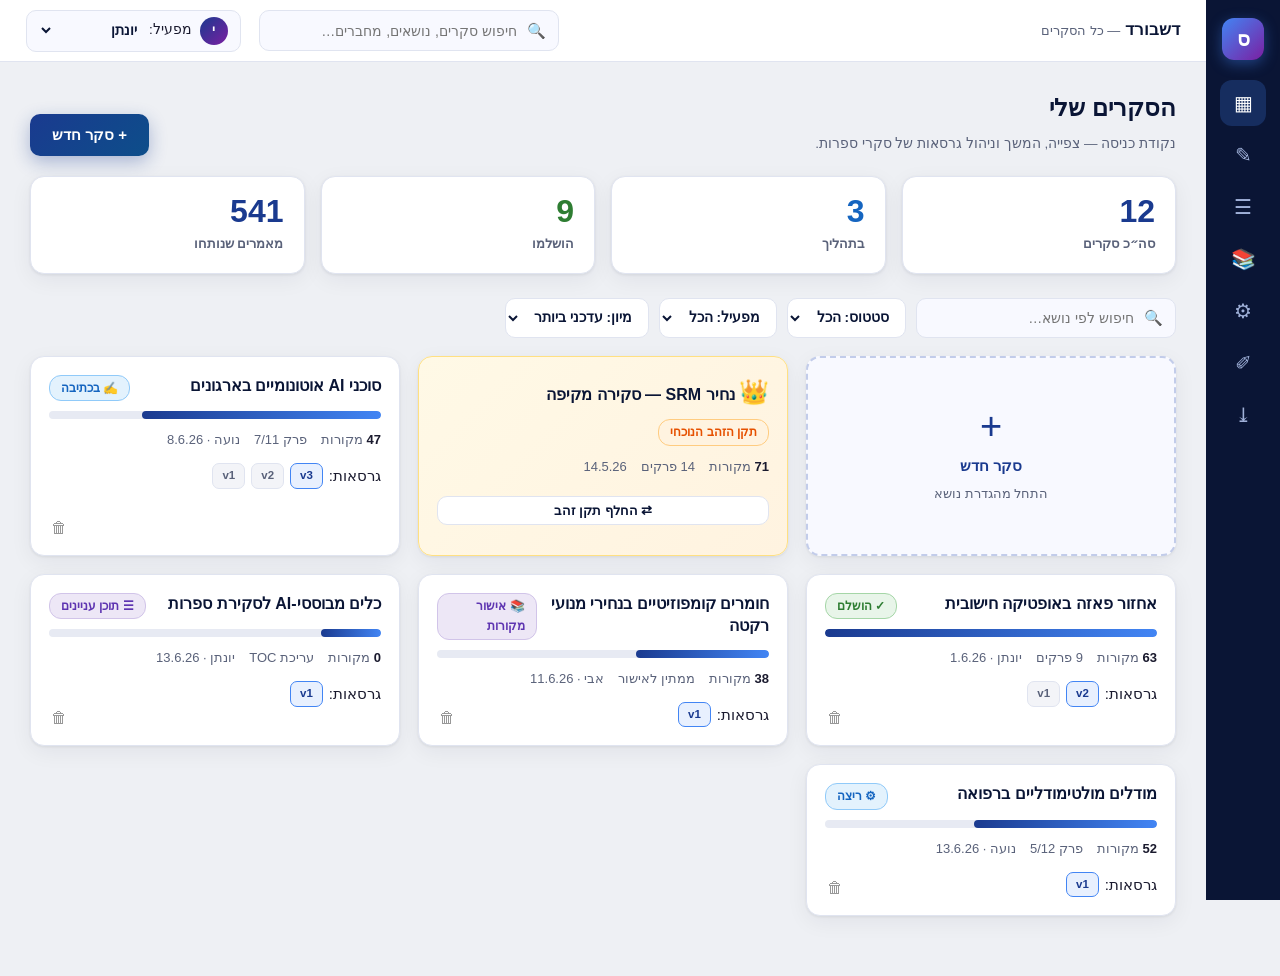
<file: docs/mockup_1.html>
<!DOCTYPE html>
<html lang="he" dir="rtl">
<head>
<meta charset="UTF-8">
<meta name="viewport" content="width=device-width, initial-scale=1.0">
<title>מערכת סקרי ספרות AI — ממשק</title>
<style>
/* ===================================================================
   Design tokens — מותאמים לתקן הזהב (survey_SRM_v2_full.html)
   =================================================================== */
:root{
  --navy-900:#0a1535;
  --navy-700:#1a3a8f;
  --navy-600:#0d4e8a;
  --blue-500:#4285f4;
  --blue-600:#1565c0;
  --bg:#eef0f4;
  --ink:#1a1a2e;
  --muted:#5a627a;
  --line:#e0e4f0;
  --surface:#ffffff;
  --soft:#f8f9ff;
  --cover:linear-gradient(135deg,#0a1535 0%,#1a3a8f 55%,#0d4e8a 100%);
  /* confidence / trust */
  --c-high-bg:#e8f5e9;   --c-high-fg:#2e7d32; --c-high-bd:#a5d6a7;
  --c-mod-bg:#e3f2fd;    --c-mod-fg:#1565c0;  --c-mod-bd:#90caf9;
  --c-lim-bg:#fff3e0;    --c-lim-fg:#e65100;  --c-lim-bd:#ffcc80;
  --c-emg-bg:#ffebee;    --c-emg-fg:#c62828;  --c-emg-bd:#ef9a9a;
  --shadow:0 1px 3px rgba(10,21,53,.08),0 6px 22px rgba(10,21,53,.06);
  --shadow-lg:0 10px 40px rgba(10,21,53,.16);
  --radius:14px;
}
*{box-sizing:border-box}
html,body{margin:0;padding:0}
body{
  font-family:'Segoe UI','Arial',sans-serif;
  background:var(--bg);color:var(--ink);
  font-size:15px;line-height:1.7;direction:rtl;
  -webkit-font-smoothing:antialiased;
}
button{font-family:inherit;cursor:pointer}
a{color:var(--navy-700)}
::selection{background:#cfe0ff}

/* ===================================================================
   App shell
   =================================================================== */
.app{display:flex;min-height:100vh}
/* right rail (RTL primary nav) */
.rail{
  width:74px;flex-shrink:0;background:var(--navy-900);
  display:flex;flex-direction:column;align-items:center;gap:6px;
  padding:18px 0;position:sticky;top:0;height:100vh;
}
.rail .logo{
  width:42px;height:42px;border-radius:12px;
  background:linear-gradient(135deg,#4285f4,#7b1fa2);
  display:flex;align-items:center;justify-content:center;
  font-weight:800;color:#fff;font-size:20px;margin-bottom:14px;
  box-shadow:0 4px 14px rgba(66,133,244,.4);
}
.rail .nav-ico{
  width:46px;height:46px;border-radius:12px;border:none;background:transparent;
  color:#9fb0d8;font-size:20px;display:flex;align-items:center;justify-content:center;
  position:relative;transition:.15s;
}
.rail .nav-ico:hover{background:rgba(255,255,255,.08);color:#fff}
.rail .nav-ico.active{background:rgba(66,133,244,.22);color:#fff}
.rail .nav-ico.active::before{
  content:"";position:absolute;right:-18px;top:50%;transform:translateY(-50%);
  width:4px;height:24px;border-radius:4px;background:var(--blue-500);
}
.rail .nav-ico[data-tip]:hover::after{
  content:attr(data-tip);position:absolute;right:56px;white-space:nowrap;
  background:var(--navy-900);color:#fff;padding:5px 10px;border-radius:7px;
  font-size:12px;box-shadow:var(--shadow);z-index:50;
}
.rail .spacer{flex:1}

.main{flex:1;min-width:0;display:flex;flex-direction:column}

/* top bar */
.topbar{
  background:var(--surface);border-bottom:1px solid var(--line);
  padding:0 26px;height:62px;display:flex;align-items:center;gap:18px;
  position:sticky;top:0;z-index:40;
}
.topbar .crumb{font-weight:700;color:var(--navy-900);font-size:17px}
.topbar .crumb small{color:var(--muted);font-weight:500;font-size:13px}
.topbar .grow{flex:1}
.search{
  display:flex;align-items:center;gap:8px;background:var(--soft);
  border:1px solid var(--line);border-radius:10px;padding:7px 12px;width:300px;
}
.search input{border:none;background:transparent;outline:none;flex:1;font-size:14px;color:var(--ink)}
.operator{
  display:flex;align-items:center;gap:8px;background:var(--soft);
  border:1px solid var(--line);border-radius:10px;padding:6px 12px;font-size:13.5px;
}
.operator .av{
  width:28px;height:28px;border-radius:50%;background:linear-gradient(135deg,#1a3a8f,#7b1fa2);
  color:#fff;display:flex;align-items:center;justify-content:center;font-weight:700;font-size:13px;
}
.operator select{border:none;background:transparent;font-family:inherit;font-size:13.5px;outline:none;font-weight:600;color:var(--navy-900)}

.content{padding:26px 30px 60px;max-width:1280px;width:100%;margin:0 auto}

/* ===================================================================
   Flow stepper (screens 2–7)
   =================================================================== */
.flow{
  display:flex;align-items:center;gap:0;background:var(--surface);
  border:1px solid var(--line);border-radius:var(--radius);
  padding:14px 18px;margin-bottom:24px;box-shadow:var(--shadow);overflow-x:auto;
}
.flow .step{display:flex;align-items:center;gap:10px;flex-shrink:0}
.flow .step .dot{
  width:34px;height:34px;border-radius:50%;display:flex;align-items:center;justify-content:center;
  font-weight:800;font-size:14px;border:2px solid var(--line);background:#fff;color:var(--muted);
}
.flow .step.done .dot{background:var(--c-high-bg);border-color:var(--c-high-bd);color:var(--c-high-fg)}
.flow .step.active .dot{background:var(--navy-700);border-color:var(--navy-700);color:#fff;box-shadow:0 0 0 4px rgba(26,58,143,.15)}
.flow .step .lbl{font-size:13px;font-weight:600;color:var(--muted);white-space:nowrap}
.flow .step.active .lbl{color:var(--navy-900)}
.flow .step.done .lbl{color:var(--c-high-fg)}
.flow .gate{
  font-size:10px;background:#fff8e1;color:#9a6a00;border:1px solid #ffe082;
  padding:1px 6px;border-radius:8px;font-weight:700;margin-right:4px;
}
.flow .arrow{flex:1;height:2px;background:var(--line);margin:0 12px;min-width:24px}
.flow .step.done + .arrow{background:var(--c-high-bd)}
.flow .step{cursor:pointer}

/* ===================================================================
   Generic components
   =================================================================== */
.card{background:var(--surface);border:1px solid var(--line);border-radius:var(--radius);box-shadow:var(--shadow)}
.btn{
  border:1px solid var(--line);background:#fff;color:var(--navy-900);
  padding:9px 16px;border-radius:10px;font-size:14px;font-weight:600;transition:.15s;
}
.btn:hover{border-color:var(--navy-700);background:var(--soft)}
.btn.primary{background:var(--navy-700);border-color:var(--navy-700);color:#fff}
.btn.primary:hover{background:var(--navy-900)}
.btn.ghost{background:transparent;border-color:transparent;color:var(--navy-700)}
.btn.lg{padding:12px 22px;font-size:15px}
.btn.sm{padding:6px 11px;font-size:13px}
.btn.cta{
  background:linear-gradient(135deg,#1a3a8f,#0d4e8a);border:none;color:#fff;
  box-shadow:0 6px 18px rgba(26,58,143,.32);
}
.btn.cta:hover{filter:brightness(1.08)}
.section-title{font-size:13px;font-weight:800;letter-spacing:.04em;color:var(--muted);text-transform:uppercase;margin:0 0 12px}

/* badges */
.badge{display:inline-flex;align-items:center;gap:4px;border-radius:12px;padding:2px 11px;font-size:12px;font-weight:700;border:1px solid transparent}
.badge.high{background:var(--c-high-bg);color:var(--c-high-fg);border-color:var(--c-high-bd)}
.badge.mod{background:var(--c-mod-bg);color:var(--c-mod-fg);border-color:var(--c-mod-bd)}
.badge.lim{background:var(--c-lim-bg);color:var(--c-lim-fg);border-color:var(--c-lim-bd)}
.badge.emg{background:var(--c-emg-bg);color:var(--c-emg-fg);border-color:var(--c-emg-bd)}
.badge.stage{background:#ede7f6;color:#5e35b1;border-color:#d1c4e9}
.badge.stage.run{background:#e3f2fd;color:#1565c0;border-color:#90caf9}
.badge.stage.done{background:var(--c-high-bg);color:var(--c-high-fg);border-color:var(--c-high-bd)}
.badge.stage.wait{background:#f5f5f5;color:#757575;border-color:#e0e0e0}

.chip{
  display:inline-flex;align-items:center;gap:6px;background:#fff;border:1px solid #c5cae9;
  border-radius:16px;padding:4px 12px;font-size:13px;font-weight:600;color:var(--navy-700);transition:.15s;
}
.chip.on{background:#e8f0fe;border-color:var(--blue-500)}
.chip.off{background:#f3f4f8;border-color:var(--line);color:#9aa0b4}
.chip .x{cursor:pointer;opacity:.6;font-weight:800}
.chip .x:hover{opacity:1}
.chip.add{border-style:dashed;color:var(--muted);cursor:pointer}

.progress{height:8px;border-radius:6px;background:#e7eaf3;overflow:hidden}
.progress>span{display:block;height:100%;background:linear-gradient(90deg,#1a3a8f,#4285f4);border-radius:6px}

/* hide screens */
.screen{display:none}
.screen.active{display:block;animation:fade .25s ease}
@keyframes fade{from{opacity:0;transform:translateY(6px)}to{opacity:1;transform:none}}

/* ===================================================================
   Screen 1 — Dashboard
   =================================================================== */
.stat-row{display:grid;grid-template-columns:repeat(4,1fr);gap:16px;margin-bottom:24px}
.stat{padding:18px 20px}
.stat .num{font-size:2rem;font-weight:800;color:var(--navy-700);line-height:1}
.stat .lbl{font-size:13px;color:var(--muted);margin-top:6px;font-weight:600}
.stat.run .num{color:var(--blue-600)} .stat.done .num{color:var(--c-high-fg)}

.toolbar{display:flex;gap:10px;align-items:center;margin-bottom:18px;flex-wrap:wrap}
.toolbar select,.toolbar .search{height:40px}
.toolbar select{border:1px solid var(--line);background:#fff;border-radius:10px;padding:0 12px;font-family:inherit;font-size:13.5px;font-weight:600;color:var(--navy-900);outline:none}

.grid{display:grid;grid-template-columns:repeat(auto-fill,minmax(310px,1fr));gap:18px}
.s-card{padding:18px;position:relative;transition:.18s;cursor:pointer}
.s-card:hover{transform:translateY(-3px);box-shadow:var(--shadow-lg);border-color:#c9d2ec}
.s-card .top{display:flex;justify-content:space-between;align-items:flex-start;gap:10px;margin-bottom:10px}
.s-card h3{margin:0;font-size:16px;color:var(--navy-900);line-height:1.4}
.s-card .meta{display:flex;gap:14px;color:var(--muted);font-size:13px;margin:10px 0 12px;flex-wrap:wrap}
.s-card .meta b{color:var(--ink)}
.s-card .vers{display:flex;gap:6px;margin-top:12px;align-items:center}
.s-card .vers .vtag{
  font-size:11.5px;font-weight:700;border-radius:7px;padding:2px 9px;background:#f3f4f8;
  color:var(--muted);border:1px solid var(--line);
}
.s-card .vers .vtag.cur{background:#e8f0fe;color:var(--navy-700);border-color:var(--blue-500)}
.s-card .del{
  position:absolute;left:14px;bottom:14px;border:none;background:transparent;
  font-size:16px;opacity:.4;transition:.15s;border-radius:8px;padding:4px 6px;
}
.s-card .del:hover{opacity:1;background:#ffebee}
.s-card.new{
  border:2px dashed #c2ccea;background:var(--soft);display:flex;flex-direction:column;
  align-items:center;justify-content:center;text-align:center;color:var(--navy-700);min-height:200px;
}
.s-card.new .plus{font-size:38px;line-height:1;margin-bottom:8px}
.s-card.new:hover{border-color:var(--navy-700);background:#eef3ff}
.s-card.gold{background:linear-gradient(135deg,#fff9e6,#fff3e0);border-color:#ffe082}
.s-card.gold .crown{font-size:24px}

/* ===================================================================
   Two-column form layout
   =================================================================== */
.cols{display:grid;grid-template-columns:1fr 320px;gap:22px;align-items:start}
@media(max-width:980px){.cols{grid-template-columns:1fr}}
.panel{padding:24px}
.field{margin-bottom:20px}
.field label{display:block;font-weight:700;font-size:13.5px;color:var(--navy-900);margin-bottom:7px}
.field .hint{font-weight:500;color:var(--muted);font-size:12.5px;margin-right:6px}
.input,textarea,.fake-input{
  width:100%;border:1px solid var(--line);border-radius:10px;padding:10px 13px;
  font-family:inherit;font-size:14.5px;color:var(--ink);background:#fff;outline:none;transition:.15s;
}
.input:focus,textarea:focus{border-color:var(--navy-700);box-shadow:0 0 0 3px rgba(26,58,143,.1)}
textarea{resize:vertical;min-height:64px;line-height:1.6}
.row2{display:grid;grid-template-columns:1fr 1fr;gap:14px}
.goal-row{display:flex;gap:8px;margin-bottom:8px;align-items:center}
.goal-row .input{flex:1}
.goal-row .rm{border:none;background:#ffebee;color:#c62828;border-radius:8px;width:34px;height:34px;font-size:15px;flex-shrink:0}

.green-box{background:linear-gradient(135deg,#e8f5e9,#e3f2fd);border:1px solid #a5d6a7;border-right:5px solid #2e7d32;border-radius:12px;padding:18px 20px;margin-bottom:20px}
.green-box .gh{display:flex;align-items:center;gap:8px;font-weight:800;color:#1b5e20;margin-bottom:6px}
.green-box .gsub{font-size:13px;color:#2e5d33;margin-bottom:14px}

.scope-opts{display:grid;grid-template-columns:repeat(3,1fr);gap:10px}
.scope-opt{border:2px solid var(--line);border-radius:12px;padding:14px;text-align:center;cursor:pointer;transition:.15s;background:#fff}
.scope-opt:hover{border-color:#c2ccea}
.scope-opt.on{border-color:var(--navy-700);background:#eef3ff}
.scope-opt .sn{font-size:22px;font-weight:800;color:var(--navy-700)}
.scope-opt .sd{font-size:12.5px;color:var(--muted);margin-top:2px}

.check{display:flex;align-items:center;gap:10px;padding:11px 14px;border:1px solid var(--line);border-radius:10px;margin-bottom:8px;background:#fff;cursor:pointer}
.check input{width:18px;height:18px;accent-color:var(--navy-700)}
.check .ct{font-weight:600;font-size:14px}
.check .cs{font-size:12.5px;color:var(--muted)}

.side-list .si{padding:12px 14px;border:1px solid var(--line);border-radius:10px;margin-bottom:9px;background:#fff;transition:.15s;cursor:pointer}
.side-list .si:hover{border-color:var(--navy-700);background:var(--soft)}
.side-list .si .st{font-weight:700;font-size:13.5px;color:var(--navy-900)}
.side-list .si .sd{font-size:12px;color:var(--muted);margin-top:3px}

.actions-bar{
  display:flex;justify-content:space-between;align-items:center;gap:12px;margin-top:24px;
  padding-top:20px;border-top:1px solid var(--line);
}
.sync-note{font-size:12.5px;color:var(--muted);display:flex;align-items:center;gap:6px}

/* ===================================================================
   Screen 3 — TOC
   =================================================================== */
.toc-meta{display:flex;gap:12px;align-items:center;margin-bottom:18px;flex-wrap:wrap}
.toc-meter{display:flex;align-items:center;gap:8px;font-weight:700;font-size:13.5px;padding:7px 14px;border-radius:10px}
.toc-meter.ok{background:var(--c-high-bg);color:var(--c-high-fg);border:1px solid var(--c-high-bd)}
.toc-meter.warn{background:var(--c-lim-bg);color:var(--c-lim-fg);border:1px solid var(--c-lim-bd)}
.chapter{background:#fff;border:1px solid var(--line);border-radius:12px;margin-bottom:12px;overflow:hidden;transition:.15s}
.chapter:hover{box-shadow:var(--shadow)}
.ch-head{display:flex;align-items:center;gap:12px;padding:14px 16px;background:var(--soft);border-bottom:1px solid var(--line)}
.ch-head .grip{cursor:grab;color:#a7afca;font-size:18px}
.ch-head .cidx{width:30px;height:30px;border-radius:50%;background:var(--navy-700);color:#fff;font-weight:800;font-size:13px;display:flex;align-items:center;justify-content:center;flex-shrink:0}
.ch-head .ctitle{flex:1;font-weight:700;font-size:15px;color:var(--navy-900);border:none;background:transparent;outline:none;font-family:inherit}
.ch-head .ch-actions{display:flex;gap:4px}
.icon-btn{border:none;background:transparent;border-radius:8px;width:32px;height:32px;font-size:15px;color:var(--muted)}
.icon-btn:hover{background:#fff;color:var(--navy-700);box-shadow:var(--shadow)}
.ch-secs{padding:10px 16px 14px}
.sec-item{display:flex;align-items:center;gap:8px;padding:6px 0;color:var(--ink);font-size:14px}
.sec-item .sb{color:var(--blue-500);font-weight:800}
.sec-item .input{padding:6px 10px}
.sec-add{font-size:13px;color:var(--navy-700);border:none;background:transparent;font-weight:600;padding:6px 0;margin-top:4px}
.suggest{background:#fff8e1;border:1px solid #ffe082;border-right:5px solid #f9a825;border-radius:12px;padding:16px 18px;margin-top:16px}
.suggest h4{margin:0 0 10px;color:#9a6a00;display:flex;align-items:center;gap:8px}
.suggest .sug{display:flex;justify-content:space-between;align-items:center;background:#fff;border:1px solid #ffe082;border-radius:9px;padding:9px 12px;margin-bottom:7px;font-size:13.5px}
.suggest .sug button{border:none;background:#fff3e0;color:#e65100;border-radius:8px;padding:4px 12px;font-weight:700;font-size:12.5px}

/* ===================================================================
   Screen 4 — Sources table
   =================================================================== */
.tbl-wrap{overflow-x:auto;border-radius:12px;border:1px solid var(--line)}
table.src{width:100%;border-collapse:collapse;font-size:13.5px;background:#fff;min-width:920px}
table.src th{background:var(--navy-900);color:#fff;padding:11px 12px;text-align:right;font-weight:600;font-size:12.5px;white-space:nowrap;position:sticky;top:0}
table.src td{padding:10px 12px;border-bottom:1px solid var(--line);vertical-align:top}
table.src tr:nth-child(even) td{background:var(--soft)}
table.src tr:hover td{background:#e8f0fe}
table.src .ttl{font-weight:600;color:var(--navy-900);max-width:280px}
table.src .auth{color:var(--muted);font-size:12.5px}
table.src tr.unver td{background:#ffebee !important}
table.src tr.unver:hover td{background:#ffdfe1 !important}
.doi-link{color:var(--blue-600);text-decoration:none;font-weight:600;font-size:12.5px}
.doi-link:hover{text-decoration:underline}
.lang-pill{background:#ede7f6;color:#5e35b1;border-radius:8px;padding:1px 8px;font-size:11.5px;font-weight:700}
.warn-doi{color:#c62828;font-weight:700;font-size:12px;display:flex;align-items:center;gap:4px}
input[type=checkbox].rowcb{width:17px;height:17px;accent-color:var(--navy-700)}
.src-filters{display:flex;gap:10px;flex-wrap:wrap;align-items:center;margin-bottom:16px}
.src-filters select,.src-filters .search{height:38px}
.mini-check{display:flex;align-items:center;gap:7px;font-size:13.5px;font-weight:600;color:var(--navy-900);background:#fff;border:1px solid var(--line);border-radius:10px;padding:8px 13px;cursor:pointer}

/* ===================================================================
   Screen 5 — Pipeline run
   =================================================================== */
.run-grid{display:grid;grid-template-columns:380px 1fr;gap:22px;align-items:start}
@media(max-width:980px){.run-grid{grid-template-columns:1fr}}
.stepper{padding:8px 4px}
.agent{display:flex;gap:14px;padding:12px 16px;position:relative}
.agent::before{content:"";position:absolute;right:31px;top:40px;bottom:-12px;width:2px;background:var(--line)}
.agent:last-child::before{display:none}
.agent .ai{
  width:34px;height:34px;border-radius:50%;flex-shrink:0;display:flex;align-items:center;justify-content:center;
  font-weight:800;font-size:13px;z-index:1;border:2px solid var(--line);background:#fff;color:var(--muted);
}
.agent.done .ai{background:var(--c-high-bg);border-color:var(--c-high-bd);color:var(--c-high-fg)}
.agent.run .ai{background:var(--navy-700);border-color:var(--navy-700);color:#fff}
.agent.wait .ai{background:#fff;color:#bbb}
.agent .meta-a{flex:1;min-width:0}
.agent .an{font-weight:700;font-size:14px;color:var(--navy-900)}
.agent .ad{font-size:12px;color:var(--muted)}
.agent .at{font-size:12px;color:var(--muted);font-variant-numeric:tabular-nums;white-space:nowrap}
.agent.run .at{color:var(--blue-600);font-weight:700}
.spin{display:inline-block;width:13px;height:13px;border:2px solid rgba(255,255,255,.4);border-top-color:#fff;border-radius:50%;animation:sp .7s linear infinite}
@keyframes sp{to{transform:rotate(360deg)}}

.log{background:#0b1020;border-radius:12px;padding:16px 18px;font-family:'SF Mono','Courier New',monospace;font-size:12.5px;line-height:1.85;height:420px;overflow:auto;direction:ltr;text-align:left;color:#c7d0e8}
.log .ok{color:#7ee787} .log .info{color:#79c0ff} .log .warn{color:#f0c674} .log .err{color:#ff7b72}
.log .t{color:#6e7681;margin-left:8px}
.run-head{display:flex;justify-content:space-between;align-items:center;margin-bottom:14px}
.run-head .chap{font-weight:700;color:var(--navy-900)}

/* ===================================================================
   Screen 6 — Draft & review
   =================================================================== */
.draft-grid{display:grid;grid-template-columns:210px 1fr 300px;gap:18px;align-items:start}
@media(max-width:1100px){.draft-grid{grid-template-columns:1fr}}
.chap-nav{padding:12px}
.chap-nav .cn{padding:9px 12px;border-radius:9px;font-size:13.5px;font-weight:600;color:var(--ink);cursor:pointer;display:flex;justify-content:space-between;align-items:center;gap:6px}
.chap-nav .cn:hover{background:var(--soft)}
.chap-nav .cn.on{background:#e8f0fe;color:var(--navy-700)}
.chap-nav .cn .dotc{width:8px;height:8px;border-radius:50%;flex-shrink:0}
.editor{padding:26px 30px;min-height:520px}
.editor h2{color:var(--navy-900);font-size:1.4rem;margin:0 0 4px;border-bottom:3px solid var(--navy-700);padding-bottom:10px}
.editor .conf-bar{display:flex;align-items:center;gap:10px;margin:14px 0 18px;flex-wrap:wrap}
.editor [contenteditable]{outline:none;line-height:1.85;font-size:15px}
.editor [contenteditable]:focus{box-shadow:none}
.editor p{margin:0 0 14px}
cite{color:var(--navy-700);font-weight:600;font-style:normal;background:#e8f0fe;border-radius:5px;padding:0 5px;cursor:pointer}
cite:hover{background:#cfe0ff}
.claim-sel{background:#fff9c4;border-radius:4px;box-shadow:inset 0 -2px 0 #f9a825}
.callout{background:#e8f0fe;border-radius:8px;padding:13px 16px;margin:16px 0;border-right:4px solid var(--blue-500);font-size:14px}
.pin{background:#fff3e0;border:1px dashed #ffb74d;border-radius:10px;padding:12px 14px;margin:14px 0;font-size:13.5px;color:#e65100;display:flex;gap:8px;align-items:flex-start}
.conf-pick{display:flex;gap:6px}
.conf-pick .cp{font-size:11.5px;font-weight:700;border-radius:9px;padding:4px 10px;border:1px solid var(--line);background:#fff;color:var(--muted)}
.conf-pick .cp.on.high{background:var(--c-high-bg);color:var(--c-high-fg);border-color:var(--c-high-bd)}
.conf-pick .cp.on.mod{background:var(--c-mod-bg);color:var(--c-mod-fg);border-color:var(--c-mod-bd)}
.conf-pick .cp.on.lim{background:var(--c-lim-bg);color:var(--c-lim-fg);border-color:var(--c-lim-bd)}
.conf-pick .cp.on.emg{background:var(--c-emg-bg);color:var(--c-emg-fg);border-color:var(--c-emg-bd)}
.side-tabs{display:flex;gap:4px;margin-bottom:14px}
.side-tabs .st{flex:1;text-align:center;padding:8px;border-radius:9px;font-size:13px;font-weight:700;background:var(--soft);color:var(--muted);cursor:pointer}
.side-tabs .st.on{background:var(--navy-700);color:#fff}
.issue{display:flex;gap:9px;padding:11px 12px;border:1px solid var(--line);border-radius:10px;margin-bottom:9px;font-size:13px;background:#fff}
.issue .ic{flex-shrink:0;font-size:15px}
.issue.warn{border-right:4px solid #f9a825}
.issue.err{border-right:4px solid #c62828}
.stat-mini{display:grid;grid-template-columns:1fr 1fr;gap:9px}
.stat-mini .sm{background:var(--soft);border:1px solid var(--line);border-radius:10px;padding:12px;text-align:center}
.stat-mini .sm .n{font-size:1.5rem;font-weight:800;color:var(--navy-700)}
.stat-mini .sm .l{font-size:11.5px;color:var(--muted)}
.instr-box{margin-top:14px}
.instr-box textarea{min-height:70px}

/* ===================================================================
   Screen 7 — Preview & export
   =================================================================== */
.exp-grid{display:grid;grid-template-columns:1fr 340px;gap:22px;align-items:start}
@media(max-width:980px){.exp-grid{grid-template-columns:1fr}}
.preview{border-radius:14px;overflow:hidden;border:1px solid var(--line);box-shadow:var(--shadow);background:#fff}
.preview .pv-cover{background:var(--cover);color:#fff;padding:38px 34px;text-align:center}
.preview .pv-cover .k{font-size:12px;letter-spacing:.12em;opacity:.8;text-transform:uppercase}
.preview .pv-cover h1{margin:10px 0 6px;font-size:1.7rem;line-height:1.3}
.preview .pv-cover .sub{opacity:.85;font-size:14px}
.preview .pv-body{padding:26px 30px}
.kpi-grid{display:grid;grid-template-columns:repeat(4,1fr);gap:12px;margin-bottom:22px}
.kpi{background:linear-gradient(135deg,#e8f0fe,#f3e8ff);border-radius:10px;padding:14px;border-right:4px solid var(--navy-700)}
.kpi .num{font-size:1.7rem;font-weight:800;color:var(--navy-700);line-height:1}
.kpi .desc{font-size:12px;font-weight:600;margin-top:5px}
.conc-box{background:linear-gradient(135deg,#e8f5e9,#e3f2fd);border-radius:10px;padding:18px;border-right:5px solid #2e7d32;margin-top:6px}
.conc-box h3{color:#1b5e20;margin:0 0 10px;font-size:1.05rem}
.conc-box ul{margin:0;padding:0;list-style:none}
.conc-box li{padding:5px 0 5px 0;display:flex;gap:8px;font-size:14px}
.conc-box li::before{content:"✓";color:#2e7d32;font-weight:800}
.exp-card{display:flex;align-items:center;gap:14px;padding:15px 16px;border:1px solid var(--line);border-radius:12px;margin-bottom:11px;background:#fff;transition:.15s}
.exp-card:hover{box-shadow:var(--shadow)}
.exp-card .ei{width:44px;height:44px;border-radius:11px;display:flex;align-items:center;justify-content:center;font-size:20px;flex-shrink:0;color:#fff}
.exp-card .en{flex:1}
.exp-card .en b{display:block;color:var(--navy-900);font-size:14.5px}
.exp-card .en span{font-size:12px;color:var(--muted)}
.exp-status{font-size:12px;font-weight:700;padding:3px 10px;border-radius:9px}
.exp-status.ready{background:var(--c-high-bg);color:var(--c-high-fg)}
.exp-status.gen{background:var(--c-mod-bg);color:var(--c-mod-fg)}
.exp-status.idle{background:#f3f4f8;color:#9aa0b4}

/* misc */
.notice{background:#fff8e1;border-right:5px solid #f9a825;border-radius:8px;padding:12px 16px;font-size:13px;color:#5d4037;display:flex;gap:10px;align-items:flex-start;margin-bottom:18px}
.page-head{display:flex;justify-content:space-between;align-items:flex-end;gap:16px;margin-bottom:20px;flex-wrap:wrap}
.page-head h1{margin:0;font-size:1.5rem;color:var(--navy-900)}
.page-head p{margin:4px 0 0;color:var(--muted);font-size:13.5px}
.toast{position:fixed;bottom:24px;left:24px;background:var(--navy-900);color:#fff;padding:13px 20px;border-radius:12px;box-shadow:var(--shadow-lg);font-size:14px;font-weight:600;z-index:100;opacity:0;transform:translateY(10px);transition:.25s;display:flex;gap:10px;align-items:center}
.toast.show{opacity:1;transform:none}
</style>
</head>
<body>
<div class="app">

  <!-- ============ Right rail ============ -->
  <nav class="rail">
    <div class="logo">ס</div>
    <button class="nav-ico active" data-tip="דשבורד" data-go="dashboard">▦</button>
    <button class="nav-ico" data-tip="הגדרת סקר" data-go="brief">✎</button>
    <button class="nav-ico" data-tip="תוכן עניינים" data-go="toc">☰</button>
    <button class="nav-ico" data-tip="מקורות" data-go="sources">📚</button>
    <button class="nav-ico" data-tip="ריצת המערכת" data-go="pipeline">⚙</button>
    <button class="nav-ico" data-tip="עריכת טיוטה" data-go="draft">✐</button>
    <button class="nav-ico" data-tip="ייצוא" data-go="export">⤓</button>
    <div class="spacer"></div>
  </nav>

  <div class="main">
    <!-- ============ Top bar ============ -->
    <header class="topbar">
      <div class="crumb" id="crumb">דשבורד <small id="crumbSub">— כל הסקרים</small></div>
      <div class="grow"></div>
      <div class="search" id="globalSearch">
        <span>🔍</span><input placeholder="חיפוש סקרים, נושאים, מחברים…">
      </div>
      <div class="operator">
        <span class="av">י</span>
        <span>מפעיל:</span>
        <select><option>יונתן</option><option>נועה</option><option>אבי</option><option>+ מפעיל חדש</option></select>
      </div>
    </header>

    <div class="content">

    <!-- =================================================================
         SCREEN 1 — DASHBOARD
         ================================================================= -->
    <section class="screen active" id="dashboard">
      <div class="page-head">
        <div><h1>הסקרים שלי</h1><p>נקודת כניסה — צפייה, המשך וניהול גרסאות של סקרי ספרות.</p></div>
        <button class="btn cta lg" data-go="brief">+ סקר חדש</button>
      </div>

      <div class="stat-row">
        <div class="card stat"><div class="num">12</div><div class="lbl">סה״כ סקרים</div></div>
        <div class="card stat run"><div class="num">3</div><div class="lbl">בתהליך</div></div>
        <div class="card stat done"><div class="num">9</div><div class="lbl">הושלמו</div></div>
        <div class="card stat"><div class="num">541</div><div class="lbl">מאמרים שנותחו</div></div>
      </div>

      <div class="toolbar">
        <div class="search" style="width:260px"><span>🔍</span><input placeholder="חיפוש לפי נושא…"></div>
        <select><option>סטטוס: הכל</option><option>הגדרה</option><option>תוכן עניינים</option><option>מקורות</option><option>כתיבה</option><option>ביקורת</option><option>הושלם</option></select>
        <select><option>מפעיל: הכל</option><option>יונתן</option><option>נועה</option><option>אבי</option></select>
        <select><option>מיון: עדכני ביותר</option><option>אלפביתי</option><option>מס׳ מקורות</option></select>
      </div>

      <div class="grid">
        <!-- new -->
        <div class="card s-card new" data-go="brief">
          <div class="plus">+</div>
          <b>סקר חדש</b>
          <span style="font-size:13px;color:var(--muted);margin-top:4px">התחל מהגדרת נושא</span>
        </div>

        <!-- gold standard -->
        <div class="card s-card gold">
          <div class="top">
            <h3><span class="crown">👑</span> נחיר SRM — סקירה מקיפה</h3>
          </div>
          <span class="badge" style="background:#fff3e0;color:#e65100;border-color:#ffcc80">תקן הזהב הנוכחי</span>
          <div class="meta"><span><b>71</b> מקורות</span><span>14 פרקים</span><span>14.5.26</span></div>
          <button class="btn sm" style="width:100%;margin-top:6px" onclick="toast('בחר סקר אחר להגדרה כתקן הזהב')">⇄ החלף תקן זהב</button>
        </div>

        <!-- survey 1 -->
        <div class="card s-card" data-go="draft">
          <div class="top">
            <h3>סוכני AI אוטונומיים בארגונים</h3>
            <span class="badge stage run">✍ בכתיבה</span>
          </div>
          <div class="progress"><span style="width:72%"></span></div>
          <div class="meta"><span><b>47</b> מקורות</span><span>פרק 7/11</span><span>נועה · 8.6.26</span></div>
          <div class="vers">גרסאות:
            <span class="vtag cur">v3</span><span class="vtag">v2</span><span class="vtag">v1</span>
          </div>
          <button class="del" title="מחק" onclick="delCard(event)">🗑</button>
        </div>

        <!-- survey 2 -->
        <div class="card s-card" data-go="export">
          <div class="top">
            <h3>אחזור פאזה באופטיקה חישובית</h3>
            <span class="badge stage done">✓ הושלם</span>
          </div>
          <div class="progress"><span style="width:100%"></span></div>
          <div class="meta"><span><b>63</b> מקורות</span><span>9 פרקים</span><span>יונתן · 1.6.26</span></div>
          <div class="vers">גרסאות:
            <span class="vtag cur">v2</span><span class="vtag">v1</span>
          </div>
          <button class="del" title="מחק" onclick="delCard(event)">🗑</button>
        </div>

        <!-- survey 3 -->
        <div class="card s-card" data-go="sources">
          <div class="top">
            <h3>חומרים קומפוזיטיים בנחירי מנועי רקטה</h3>
            <span class="badge stage">📚 אישור מקורות</span>
          </div>
          <div class="progress"><span style="width:40%"></span></div>
          <div class="meta"><span><b>38</b> מקורות</span><span>ממתין לאישור</span><span>אבי · 11.6.26</span></div>
          <div class="vers">גרסאות: <span class="vtag cur">v1</span></div>
          <button class="del" title="מחק" onclick="delCard(event)">🗑</button>
        </div>

        <!-- survey 4 -->
        <div class="card s-card" data-go="toc">
          <div class="top">
            <h3>כלים מבוססי-AI לסקירת ספרות</h3>
            <span class="badge stage">☰ תוכן עניינים</span>
          </div>
          <div class="progress"><span style="width:18%"></span></div>
          <div class="meta"><span><b>0</b> מקורות</span><span>עריכת TOC</span><span>יונתן · 13.6.26</span></div>
          <div class="vers">גרסאות: <span class="vtag cur">v1</span></div>
          <button class="del" title="מחק" onclick="delCard(event)">🗑</button>
        </div>

        <!-- survey 5 -->
        <div class="card s-card" data-go="pipeline">
          <div class="top">
            <h3>מודלים מולטימודליים ברפואה</h3>
            <span class="badge stage run">⚙ ריצה</span>
          </div>
          <div class="progress"><span style="width:55%"></span></div>
          <div class="meta"><span><b>52</b> מקורות</span><span>פרק 5/12</span><span>נועה · 13.6.26</span></div>
          <div class="vers">גרסאות: <span class="vtag cur">v1</span></div>
          <button class="del" title="מחק" onclick="delCard(event)">🗑</button>
        </div>
      </div>
    </section>

    <!-- =================================================================
         SCREEN 2 — BRIEF  (Agent 1 · ResearchBrief)
         ================================================================= -->
    <section class="screen" id="brief">
      <div id="flow-brief"></div>
      <div class="page-head">
        <div><h1>הגדרת סקר</h1><p>סוכן 1 · איסוף ה־ResearchBrief. שינויים מסתנכרנים אוטומטית עם תוכן העניינים.</p></div>
      </div>

      <div class="cols">
        <div class="card panel">
          <div class="row2">
            <div class="field">
              <label>נושא הסקר (עברית) <span class="hint">לתצוגה ולכתיבה</span></label>
              <input class="input" value="סוכני AI אוטונומיים בארגונים">
            </div>
            <div class="field">
              <label>נושא לחיפוש (אנגלית) <span class="hint">למאגרים</span></label>
              <input class="input" dir="ltr" value="Autonomous AI agents in organizations">
            </div>
          </div>

          <div class="field">
            <label>מטרות הסקר</label>
            <div id="goals">
              <div class="goal-row"><input class="input" value="מיפוי ארכיטקטורות סוכן מובילות"><button class="rm" onclick="this.parentElement.remove()">✕</button></div>
              <div class="goal-row"><input class="input" value="השוואת מסגרות אורקסטרציה"><button class="rm" onclick="this.parentElement.remove()">✕</button></div>
              <div class="goal-row"><input class="input" value="זיהוי פערים ואתגרי אמינות"><button class="rm" onclick="this.parentElement.remove()">✕</button></div>
            </div>
            <button class="btn sm" onclick="addGoal()">+ הוסף מטרה</button>
          </div>

          <div class="row2">
            <div class="field">
              <label>קהל יעד</label>
              <input class="input" value="חוקרים ואנשי מקצוע בתעשייה">
            </div>
            <div class="field">
              <label>טווח שנים</label>
              <div class="row2"><input class="input" type="number" value="2019" placeholder="מ-"><input class="input" type="number" value="2026" placeholder="עד"></div>
            </div>
          </div>

          <div class="field">
            <label>שפות חיפוש <span class="hint">כברירת מחדל כל השפות שהוגדרו מסומנות</span></label>
            <div id="langs" style="display:flex;flex-wrap:wrap;gap:8px">
              <span class="chip on" onclick="togChip(this)">English <span class="x">✕</span></span>
              <span class="chip on" onclick="togChip(this)">עברית <span class="x">✕</span></span>
              <span class="chip on" onclick="togChip(this)">Русский <span class="x">✕</span></span>
              <span class="chip on" onclick="togChip(this)">Deutsch <span class="x">✕</span></span>
              <span class="chip on" onclick="togChip(this)">Español <span class="x">✕</span></span>
              <span class="chip on" onclick="togChip(this)">中文 <span class="x">✕</span></span>
              <span class="chip on" onclick="togChip(this)">日本語 <span class="x">✕</span></span>
              <span class="chip on" onclick="togChip(this)">Português <span class="x">✕</span></span>
              <span class="chip add" onclick="toast('בחר שפה נוספת')">+ שפה</span>
            </div>
          </div>

          <!-- additional sources (green box) -->
          <div class="green-box">
            <div class="gh">➕ מקורות נוספים <span style="font-weight:600;font-size:12px">(לא חובה)</span></div>
            <div class="gsub">הכלי כבר מאתר מקורות בעצמו. כאן אפשר <b>להוסיף</b> מאמרים/מומחים שחשוב לכלול — זו תוספת, לא תחליף.</div>
            <div class="field" style="margin-bottom:12px">
              <label>מאמרים ידועים (DOI / כותרת)</label>
              <textarea class="input" placeholder="10.1145/3586183 · &quot;ReAct: Synergizing Reasoning and Acting&quot;…"></textarea>
            </div>
            <div class="field" style="margin-bottom:0">
              <label>מומחים / קבוצות מחקר</label>
              <textarea class="input" placeholder="שמות חוקרים או מעבדות שכדאי לעקוב אחרי הפרסומים שלהם…"></textarea>
            </div>
          </div>

          <div class="field">
            <label>היקף הסקר</label>
            <div class="scope-opts">
              <div class="scope-opt" onclick="pickScope(this)"><div class="sn">~10</div><div class="sd">תמצית עמודים</div></div>
              <div class="scope-opt on" onclick="pickScope(this)"><div class="sn">30–40</div><div class="sd">סקר מלא</div></div>
              <div class="scope-opt" onclick="pickScope(this)"><div class="sn">✎</div><div class="sd">מותאם אישית</div></div>
            </div>
          </div>

          <div class="field" style="margin-bottom:0">
            <label>פלטים נוספים <span class="hint">אופציונלי</span></label>
            <label class="check"><input type="checkbox"><span><span class="ct">🎞 מצגת</span> <span class="cs">— תקציר מנהלים כשקופיות</span></span></label>
            <label class="check"><input type="checkbox"><span><span class="ct">🎧 פודקאסט</span> <span class="cs">— הוראות + טקסט ל-NotebookLM</span></span></label>
          </div>

          <div class="actions-bar">
            <div class="sync-note">🔄 מסונכרן אוטומטית עם תוכן העניינים</div>
            <div style="display:flex;gap:10px">
              <button class="btn" onclick="toast('הטיוטה נשמרה')">שמור טיוטה</button>
              <button class="btn cta" data-go="toc">בנה תוכן עניינים ←</button>
            </div>
          </div>
        </div>

        <!-- side: saved drafts -->
        <aside class="card panel">
          <div class="section-title">💾 טיוטות הגדרה שמורות</div>
          <div class="side-list">
            <div class="si" onclick="toast('נטענה טיוטה')"><div class="st">סוכני AI אוטונומיים</div><div class="sd">נערך לפני 2 שעות · נועה</div></div>
            <div class="si" onclick="toast('נטענה טיוטה')"><div class="st">מודלים מולטימודליים ברפואה</div><div class="sd">אתמול · נועה</div></div>
            <div class="si" onclick="toast('נטענה טיוטה')"><div class="st">אבטחת LLM ו-prompt injection</div><div class="sd">10.6.26 · יונתן</div></div>
            <div class="si" onclick="toast('נטענה טיוטה')"><div class="st">RAG בארגונים</div><div class="sd">7.6.26 · אבי</div></div>
          </div>
        </aside>
      </div>
    </section>

    <!-- =================================================================
         SCREEN 3 — TOC  (Agent 2 · approval gate)
         ================================================================= -->
    <section class="screen" id="toc">
      <div id="flow-toc"></div>
      <div class="page-head">
        <div><h1>תוכן עניינים</h1><p>סוכן 2 · עריכה ואישור. גרור פרקים לסידור, הוסף/מחק/ערוך. <b>נקודת אישור אנושי.</b></p></div>
      </div>

      <div class="toc-meta">
        <div class="toc-meter ok" id="chMeter">✓ 9 פרקים — עומד בדרישת התקן (≥8)</div>
        <div style="flex:1"></div>
        <button class="btn sm" onclick="addChapter()">+ הוסף פרק</button>
      </div>

      <div id="chapters">
        <!-- chapters injected by JS -->
      </div>

      <div class="suggest">
        <h4>💡 הצעות אוטומטיות למילוי פערים</h4>
        <div class="sug"><span>פרק מוצע: <b>שיקולים אתיים ורגולציה</b> — חסר בנושא סוכנים אוטונומיים</span><button onclick="acceptSug(this)">+ הוסף</button></div>
        <div class="sug"><span>תת-סעיף מוצע: <b>Benchmarks והערכת ביצועים</b> תחת "השוואת מסגרות"</span><button onclick="acceptSug(this)">+ הוסף</button></div>
      </div>

      <div class="actions-bar">
        <button class="btn ghost" data-go="brief">← חזרה להגדרה</button>
        <button class="btn cta lg" data-go="sources">אשר והמשך לאיסוף מקורות ←</button>
      </div>
    </section>

    <!-- =================================================================
         SCREEN 4 — SOURCES  (Agents 3–4 · approval gate)
         ================================================================= -->
    <section class="screen" id="sources">
      <div id="flow-sources"></div>
      <div class="page-head">
        <div><h1>מקורות</h1><p>סוכנים 3–4 · סקירה, סינון ואישור מאמרים כולל ביקורת אמינות (Reliability Auditor). <b>נקודת אישור.</b></p></div>
      </div>

      <div class="notice">⚠️ <b>2 מאמרים</b> נכשלו באימות DOI מול Crossref ומסומנים באדום. הסר אותם או אמת ידנית לפני האישור.</div>

      <div class="src-filters">
        <div class="search" style="width:240px"><span>🔍</span><input placeholder="חיפוש כותרת/מחבר…"></div>
        <select><option>שנה: הכל</option><option>2024–2026</option><option>2020–2023</option><option>לפני 2020</option></select>
        <select><option>רמת אמון: הכל</option><option>HIGH</option><option>MODERATE</option><option>LIMITED</option><option>EMERGING</option></select>
        <label class="mini-check"><input type="checkbox" class="rowcb"> מאומתים בלבד</label>
        <div style="flex:1"></div>
        <button class="btn sm" onclick="toast('פתח טופס הוספה ידנית')">+ הוסף מקור</button>
        <button class="btn sm" onclick="toast('מריץ חיפוש נוסף…')">🔁 חפש עוד</button>
      </div>

      <div class="tbl-wrap">
        <table class="src">
          <thead><tr>
            <th><input type="checkbox" class="rowcb" id="selAll" onclick="selectAll(this)"></th>
            <th>כותרת</th><th>מחברים</th><th>שנה</th><th>שפה</th><th>ציטוטים</th><th>אמון</th><th>DOI</th><th>מקור</th>
          </tr></thead>
          <tbody id="srcBody"><!-- rows injected by JS --></tbody>
        </table>
      </div>

      <div class="actions-bar">
        <div class="sync-note">נבחרו <b id="selCount" style="color:var(--navy-700)">36</b> מתוך <span id="selTotal">38</span> מקורות</div>
        <button class="btn cta lg" data-go="pipeline">אשר <span id="selCount2">36</span> מקורות והתחל כתיבה ←</button>
      </div>
    </section>

    <!-- =================================================================
         SCREEN 5 — PIPELINE RUN  (Agents 5–11)
         ================================================================= -->
    <section class="screen" id="pipeline">
      <div id="flow-pipeline"></div>
      <div class="page-head">
        <div><h1>ריצת המערכת</h1><p>סוכנים 5–11 · מעקב חי אחרי הכתיבה, הביקורת וההפקה.</p></div>
        <div style="display:flex;gap:10px">
          <button class="btn" id="runToggle" onclick="toggleRun()">▶ הפעל ריצה</button>
          <button class="btn" onclick="toast('נפתחת טיוטה חלקית')">📄 טיוטה חלקית</button>
        </div>
      </div>

      <div class="card panel" style="margin-bottom:22px">
        <div class="run-head">
          <div class="chap">התקדמות כללית · <span id="chapCount">פרק 0/11</span></div>
          <div style="font-weight:800;color:var(--navy-700)" id="pctLabel">0%</div>
        </div>
        <div class="progress"><span id="overallBar" style="width:0%"></span></div>
      </div>

      <div class="run-grid">
        <div class="card stepper" id="stepper"><!-- agents injected by JS --></div>
        <div>
          <div class="section-title">📟 לוג חי (stdout מהסוכנים)</div>
          <div class="log" id="logBox"><span class="t">[00:00]</span> <span class="info">ממתין להפעלת הריצה…</span><br></div>
        </div>
      </div>
    </section>

    <!-- =================================================================
         SCREEN 6 — DRAFT & REVIEW  (Agents 5–6 · approval gate)
         ================================================================= -->
    <section class="screen" id="draft">
      <div id="flow-draft"></div>
      <div class="page-head">
        <div><h1>עריכת טיוטה</h1><p>סוכנים 5–6 · עריכה אנושית והערות המבקר. <b>נקודת אישור אחרונה לפני הפקה.</b></p></div>
      </div>

      <div class="draft-grid">
        <!-- chapter nav -->
        <aside class="card chap-nav">
          <div class="section-title" style="padding:4px 8px">פרקים</div>
          <div class="cn on"><span>1. מבוא ורקע</span><span class="dotc" style="background:#2e7d32"></span></div>
          <div class="cn"><span>2. ארכיטקטורות סוכן</span><span class="dotc" style="background:#2e7d32"></span></div>
          <div class="cn"><span>3. מסגרות אורקסטרציה</span><span class="dotc" style="background:#1565c0"></span></div>
          <div class="cn"><span>4. זיכרון וכלים</span><span class="dotc" style="background:#1565c0"></span></div>
          <div class="cn"><span>5. אמינות ובקרה</span><span class="dotc" style="background:#e65100"></span></div>
          <div class="cn"><span>6. הערכת ביצועים</span><span class="dotc" style="background:#e65100"></span></div>
          <div class="cn"><span>7. אתגרים ופערים</span><span class="dotc" style="background:#c62828"></span></div>
        </aside>

        <!-- editor -->
        <div class="card editor">
          <h2>2. ארכיטקטורות סוכן</h2>
          <div class="conf-bar">
            <span style="font-size:13px;font-weight:700;color:var(--muted)">רמת אמינות הפרק:</span>
            <div class="conf-pick" data-scope="chapter">
              <span class="cp high on" onclick="pickConf(this)">HIGH</span>
              <span class="cp mod" onclick="pickConf(this)">MODERATE</span>
              <span class="cp lim" onclick="pickConf(this)">LIMITED</span>
              <span class="cp emg" onclick="pickConf(this)">EMERGING</span>
            </div>
          </div>

          <div contenteditable="true" spellcheck="false">
            <p>הספרות מבחינה בין שלוש משפחות ארכיטקטורה מרכזיות לסוכנים אוטונומיים. הגישה הראשונה, <span class="claim-pick" onclick="selClaim(this)">ארכיטקטורת ReAct משלבת שרשרת-חשיבה עם פעולות חיצוניות ומשפרת דיוק משימות ב-34%</span> <cite onclick="toast('Yao et al., 2023 — צוטט [12]')">[12]</cite>. גישה זו הפכה לבסיס נפוץ במסגרות מודרניות.</p>
            <p>הגישה השנייה מבוססת על תכנון היררכי (hierarchical planning), שבה סוכן-על מפרק משימות לתתי-משימות המבוצעות על ידי סוכני-משנה <cite onclick="toast('Wang et al., 2024 — צוטט [18]')">[18]</cite>. <span class="claim-pick" onclick="selClaim(this)">מערכות רב-סוכן מציגות יתרון עקבי במשימות מורכבות ארוכות-טווח</span> <cite onclick="toast('Park et al., 2024 — צוטט [23]')">[23]</cite>.</p>
            <div class="callout">📊 <b>נקודת מפתח:</b> טבלת ההשוואה בין הארכיטקטורות (איור 2.1) מציגה את ההבדל בעלות החישוב מול הדיוק.</div>
            <p>לבסוף, ארכיטקטורות מבוססות-רפלקציה מוסיפות לולאת ביקורת עצמית המאפשרת לסוכן לתקן את עצמו <cite onclick="toast('Shinn et al., 2023 — צוטט [27]')">[27]</cite>.</p>
          </div>

          <div class="instr-box">
            <label style="font-weight:700;font-size:13.5px;color:var(--navy-900);display:block;margin-bottom:7px">📌 הוראות לפרק <span class="hint">הכלי ישבץ את התוצר במיקום שתבחר</span></label>
            <textarea class="input" id="instrTxt" placeholder="לדוגמה: הוסף כאן טבלת השוואה בין שלוש הארכיטקטורות / הוסף callout על מגבלות…"></textarea>
            <button class="btn sm" style="margin-top:8px" onclick="insertPin()">📌 שבץ הוראה בטיוטה</button>
          </div>

          <div class="actions-bar">
            <button class="btn" onclick="toast('נשלח לכתיבה חוזרת עם ההוראות')">↻ שלח לכתיבה חוזרת</button>
            <button class="btn cta" data-go="export">אשר טיוטה והפק פלטים ←</button>
          </div>
        </div>

        <!-- side panel -->
        <aside class="card panel" style="padding:16px">
          <div class="side-tabs">
            <div class="st on" onclick="sideTab(this,'issues')">הערות מבקר</div>
            <div class="st" onclick="sideTab(this,'stats')">סטטיסטיקה</div>
          </div>
          <div id="tab-issues">
            <div class="issue err"><span class="ic">🔴</span><div><b>טענה לא מבוססת</b><br>"שיפור של 34%" — הציטוט [12] לא תומך במספר המדויק. שקול ניסוח זהיר יותר.</div></div>
            <div class="issue warn"><span class="ic">🟠</span><div><b>ציטוט בודד</b><br>הטענה על מערכות רב-סוכן נשענת על מקור יחיד [23]. הוסף מקור תומך.</div></div>
            <div class="issue warn"><span class="ic">🟠</span><div><b>איזון</b><br>הפרק מציג יתרונות בלבד; חסר דיון בחסרונות התכנון ההיררכי.</div></div>
          </div>
          <div id="tab-stats" style="display:none">
            <div class="stat-mini">
              <div class="sm"><div class="n">4</div><div class="l">פסקאות</div></div>
              <div class="sm"><div class="n">4</div><div class="l">ציטוטים</div></div>
              <div class="sm"><div class="n">1</div><div class="l">Callouts</div></div>
              <div class="sm"><div class="n">1</div><div class="l">טבלאות</div></div>
            </div>
          </div>
        </aside>
      </div>
    </section>

    <!-- =================================================================
         SCREEN 7 — PREVIEW & EXPORT
         ================================================================= -->
    <section class="screen" id="export">
      <div id="flow-export"></div>
      <div class="page-head">
        <div><h1>תצוגה מקדימה וייצוא</h1><p>סוכנים 7–11 · הסקר הסופי בסגנון תקן הזהב, מוכן להורדה.</p></div>
      </div>

      <div class="exp-grid">
        <!-- preview -->
        <div class="preview">
          <div class="pv-cover">
            <div class="k">סקר ספרות · 2026</div>
            <h1>סוכני AI אוטונומיים בארגונים</h1>
            <div class="sub">סקירה שיטתית · 47 מקורות · 11 פרקים</div>
          </div>
          <div class="pv-body">
            <div class="kpi-grid">
              <div class="kpi"><div class="num">47</div><div class="desc">מקורות שנותחו</div></div>
              <div class="kpi"><div class="num">68%</div><div class="desc">מקורות 2023+</div></div>
              <div class="kpi"><div class="num">3</div><div class="desc">משפחות ארכיטקטורה</div></div>
              <div class="kpi"><div class="num">HIGH</div><div class="desc">אמון כולל</div></div>
            </div>
            <div class="conc-box">
              <h3>מסקנות מרכזיות</h3>
              <ul>
                <li>ארכיטקטורות מבוססות-רפלקציה מובילות באמינות אך יקרות חישובית.</li>
                <li>פער מרכזי: היעדר benchmarks אחידים להערכת סוכנים ארוכי-טווח.</li>
                <li>אתגרי הבקרה והאתיקה נותרו הפתוחים ביותר למחקר עתידי.</li>
              </ul>
            </div>
          </div>
        </div>

        <!-- export cards -->
        <aside>
          <div class="section-title">📦 פורמטי ייצוא</div>
          <div class="exp-card">
            <div class="ei" style="background:#e65100">⬡</div>
            <div class="en"><b>HTML</b><span>תקן הזהב · אינטראקטיבי</span></div>
            <span class="exp-status ready">מוכן ✓</span>
          </div>
          <div class="exp-card">
            <div class="ei" style="background:#c62828">PDF</div>
            <div class="en"><b>PDF</b><span>להדפסה ולהפצה</span></div>
            <span class="exp-status ready">מוכן ✓</span>
          </div>
          <div class="exp-card">
            <div class="ei" style="background:#1565c0">W</div>
            <div class="en"><b>DOCX</b><span>Word · RTL לעריכה</span></div>
            <span class="exp-status gen" onclick="genExport(this)">מפיק…</span>
          </div>
          <div class="exp-card">
            <div class="ei" style="background:#e8710a">▦</div>
            <div class="en"><b>מצגת</b><span>תקציר מנהלים</span></div>
            <span class="exp-status idle" onclick="genExport(this)">הפק ←</span>
          </div>
          <div class="exp-card">
            <div class="ei" style="background:#7b1fa2">🎧</div>
            <div class="en"><b>NotebookLM</b><span>טקסט + הוראות העלאה</span></div>
            <span class="exp-status idle" onclick="genExport(this)">הפק ←</span>
          </div>
          <button class="btn cta lg" style="width:100%;margin-top:14px" onclick="toast('הורדת כל הפלטים המוכנים')">⤓ הורד הכל</button>
          <button class="btn" style="width:100%;margin-top:10px" data-go="dashboard">← חזרה לדשבורד</button>
        </aside>
      </div>
    </section>

    </div><!-- /content -->
  </div><!-- /main -->
</div><!-- /app -->

<div class="toast" id="toast"><span>✓</span><span id="toastMsg"></span></div>

<script>
/* ===================================================================
   Navigation
   =================================================================== */
const CRUMBS={
  dashboard:['דשבורד','— כל הסקרים'],
  brief:['הגדרת סקר','— סוכן 1'],
  toc:['תוכן עניינים','— סוכן 2 · נקודת אישור'],
  sources:['מקורות','— סוכנים 3–4 · נקודת אישור'],
  pipeline:['ריצת המערכת','— סוכנים 5–11'],
  draft:['עריכת טיוטה','— סוכנים 5–6 · נקודת אישור'],
  export:['ייצוא','— סוכנים 7–11'],
};
const FLOW=[
  {id:'brief',n:'הגדרה'},{id:'toc',n:'תוכן עניינים',gate:1},
  {id:'sources',n:'מקורות',gate:1},{id:'pipeline',n:'ריצה'},
  {id:'draft',n:'טיוטה',gate:1},{id:'export',n:'ייצוא'},
];
function go(id){
  document.querySelectorAll('.screen').forEach(s=>s.classList.toggle('active',s.id===id));
  document.querySelectorAll('.rail .nav-ico').forEach(b=>b.classList.toggle('active',b.dataset.go===id));
  const c=CRUMBS[id]||[id,''];
  document.getElementById('crumb').innerHTML=c[0]+' <small>'+c[1]+'</small>';
  renderFlow(id);
  window.scrollTo({top:0,behavior:'smooth'});
}
document.addEventListener('click',e=>{
  const t=e.target.closest('[data-go]');
  if(t){go(t.dataset.go);}
});
function renderFlow(active){
  const idx=FLOW.findIndex(f=>f.id===active);
  if(idx<0)return;
  let html='<div class="flow">';
  FLOW.forEach((f,i)=>{
    const cls=i<idx?'done':(i===idx?'active':'');
    html+=`<div class="step ${cls}" onclick="go('${f.id}')">
      <div class="dot">${i<idx?'✓':i+1}</div>
      <div class="lbl">${f.n}${f.gate?' <span class="gate">אישור</span>':''}</div></div>`;
    if(i<FLOW.length-1)html+='<div class="arrow"></div>';
  });
  html+='</div>';
  const host=document.getElementById('flow-'+active);
  if(host)host.innerHTML=html;
}

/* ===================================================================
   Toast
   =================================================================== */
let toastT;
function toast(msg){
  const el=document.getElementById('toast');
  document.getElementById('toastMsg').textContent=msg;
  el.classList.add('show');clearTimeout(toastT);
  toastT=setTimeout(()=>el.classList.remove('show'),2200);
}

/* ===================================================================
   Dashboard
   =================================================================== */
function delCard(e){
  e.stopPropagation();
  if(confirm('להסיר את הסקר מהדשבורד?')){e.target.closest('.s-card').remove();toast('הסקר הוסר');}
}

/* ===================================================================
   Brief
   =================================================================== */
function addGoal(){
  const d=document.createElement('div');
  d.className='goal-row';
  d.innerHTML='<input class="input" placeholder="מטרה חדשה…"><button class="rm" onclick="this.parentElement.remove()">✕</button>';
  document.getElementById('goals').appendChild(d);
  d.querySelector('input').focus();
}
function togChip(el){
  el.classList.toggle('on');el.classList.toggle('off');
}
function pickScope(el){
  document.querySelectorAll('.scope-opt').forEach(o=>o.classList.remove('on'));
  el.classList.add('on');
}

/* ===================================================================
   TOC
   =================================================================== */
const TOC_DATA=[
  {c:'מבוא ורקע',s:['הגדרת התחום','מוטיבציה ומגמות']},
  {c:'ארכיטקטורות סוכן',s:['ReAct ושרשרת-חשיבה','תכנון היררכי','רפלקציה וביקורת עצמית']},
  {c:'מסגרות אורקסטרציה',s:['LangGraph','AutoGen','CrewAI','השוואה']},
  {c:'זיכרון וכלים חיצוניים',s:['זיכרון לטווח ארוך','קריאה לכלים (tool use)']},
  {c:'אמינות ובקרה',s:['Guardrails','Human-in-the-loop']},
  {c:'הערכת ביצועים',s:['Benchmarks','מטריקות הצלחה']},
  {c:'יישומים בתעשייה',s:['שירות לקוחות','פיתוח תוכנה','מחקר']},
  {c:'אתגרים ופערים',s:['עלות חישוב','אמינות ארוכת-טווח']},
  {c:'מסקנות וכיווני המשך',s:['סיכום','מחקר עתידי']},
];
function renderTOC(){
  const host=document.getElementById('chapters');host.innerHTML='';
  TOC_DATA.forEach((ch,i)=>{
    const div=document.createElement('div');
    div.className='chapter';div.draggable=true;
    div.innerHTML=`
      <div class="ch-head">
        <span class="grip">⠿</span>
        <span class="cidx">${i+1}</span>
        <input class="ctitle" value="${ch.c}">
        <div class="ch-actions">
          <button class="icon-btn" title="הוסף תת-סעיף" onclick="addSec(this)">＋</button>
          <button class="icon-btn" title="מחק פרק" onclick="delChapter(this)">🗑</button>
        </div>
      </div>
      <div class="ch-secs">
        ${ch.s.map(s=>`<div class="sec-item"><span class="sb">›</span><span>${s}</span></div>`).join('')}
        <button class="sec-add" onclick="addSecRow(this)">+ תת-סעיף</button>
      </div>`;
    host.appendChild(div);
  });
  enableDrag();updateMeter();
}
function updateMeter(){
  const n=document.querySelectorAll('#chapters .chapter').length;
  const m=document.getElementById('chMeter');
  document.querySelectorAll('#chapters .cidx').forEach((c,i)=>c.textContent=i+1);
  if(n>=8){m.className='toc-meter ok';m.innerHTML=`✓ ${n} פרקים — עומד בדרישת התקן (≥8)`;}
  else{m.className='toc-meter warn';m.innerHTML=`⚠ ${n} פרקים — נדרשים לפחות 8`;}
}
function addChapter(){
  TOC_DATA.push({c:'פרק חדש',s:[]});renderTOC();
  const last=document.querySelector('#chapters .chapter:last-child .ctitle');last.focus();last.select();
}
function delChapter(b){b.closest('.chapter').remove();updateMeter();}
function addSecRow(b){
  const d=document.createElement('div');d.className='sec-item';
  d.innerHTML='<span class="sb">›</span><input class="input" placeholder="תת-סעיף חדש…">';
  b.parentElement.insertBefore(d,b);d.querySelector('input').focus();
}
function addSec(b){
  const secs=b.closest('.chapter').querySelector('.ch-secs');
  addSecRow(secs.querySelector('.sec-add'));
}
function acceptSug(b){b.closest('.sug').remove();addChapter();toast('ההצעה נוספה לתוכן העניינים');}
function enableDrag(){
  let dragEl=null;
  document.querySelectorAll('#chapters .chapter').forEach(ch=>{
    ch.addEventListener('dragstart',()=>{dragEl=ch;ch.style.opacity='.4';});
    ch.addEventListener('dragend',()=>{ch.style.opacity='1';updateMeter();});
    ch.addEventListener('dragover',e=>{
      e.preventDefault();
      const host=document.getElementById('chapters');
      const after=[...host.querySelectorAll('.chapter:not([style*="0.4"])')].find(el=>{
        const r=el.getBoundingClientRect();return e.clientY<r.top+r.height/2;
      });
      if(after)host.insertBefore(dragEl,after);else host.appendChild(dragEl);
    });
  });
}

/* ===================================================================
   Sources
   =================================================================== */
const SOURCES=[
  {sel:1,t:'ReAct: Synergizing Reasoning and Acting in Language Models',a:'Yao, S. et al.',y:2023,l:'EN',c:1842,conf:'high',doi:'10.48550/arXiv.2210.03629',src:'arXiv'},
  {sel:1,t:'Generative Agents: Interactive Simulacra of Human Behavior',a:'Park, J. S. et al.',y:2023,l:'EN',c:1203,conf:'high',doi:'10.1145/3586183.3606763',src:'ACM'},
  {sel:1,t:'AutoGen: Enabling Next-Gen LLM Applications via Multi-Agent Conversation',a:'Wu, Q. et al.',y:2024,l:'EN',c:512,conf:'high',doi:'10.48550/arXiv.2308.08155',src:'OpenAlex'},
  {sel:1,t:'Reflexion: Language Agents with Verbal Reinforcement Learning',a:'Shinn, N. et al.',y:2023,l:'EN',c:734,conf:'mod',doi:'10.48550/arXiv.2303.11366',src:'arXiv'},
  {sel:1,t:'A Survey on Large Language Model based Autonomous Agents',a:'Wang, L. et al.',y:2024,l:'EN',c:921,conf:'high',doi:'10.1007/s11704-024-40231-1',src:'Crossref'},
  {sel:1,t:'מערכות סוכנים אוטונומיים: סקירה והשלכות יישומיות',a:'כהן, ד. ולוי, ר.',y:2024,l:'HE',c:14,conf:'lim',doi:'10.1234/heb.2024.07',src:'OpenAlex'},
  {sel:1,t:'Tool Learning with Large Language Models: A Survey',a:'Qin, Y. et al.',y:2024,l:'EN',c:287,conf:'mod',doi:'10.48550/arXiv.2405.17935',src:'arXiv'},
  {sel:0,t:'Emergent Multi-Agent Coordination in Open-Ended Tasks',a:'Müller, K. et al.',y:2025,l:'DE',c:8,conf:'emg',doi:'',src:'web',unver:1},
  {sel:1,t:'CrewAI: Role-Based Orchestration for Collaborative Agents',a:'Moura, J.',y:2025,l:'EN',c:43,conf:'lim',doi:'10.48550/arXiv.2502.01234',src:'arXiv'},
  {sel:0,t:'Self-Healing Agent Pipelines (preprint, unindexed)',a:'Anon.',y:2025,l:'EN',c:0,conf:'emg',doi:'',src:'web',unver:1},
];
const CONF_LABEL={high:'HIGH',mod:'MODERATE',lim:'LIMITED',emg:'EMERGING'};
function renderSources(){
  const tb=document.getElementById('srcBody');tb.innerHTML='';
  SOURCES.forEach((p,i)=>{
    const tr=document.createElement('tr');if(p.unver)tr.className='unver';
    tr.innerHTML=`
      <td><input type="checkbox" class="rowcb" ${p.sel?'checked':''} ${p.unver?'disabled':''} onclick="toggleSel(${i},this)"></td>
      <td class="ttl">${p.t}</td>
      <td class="auth">${p.a}</td>
      <td>${p.y}</td>
      <td><span class="lang-pill">${p.l}</span></td>
      <td>${p.c.toLocaleString()}</td>
      <td><span class="badge ${p.conf}">${CONF_LABEL[p.conf]}</span></td>
      <td>${p.doi?`<a class="doi-link" href="https://doi.org/${p.doi}" target="_blank">${p.doi.length>20?p.doi.slice(0,20)+'…':p.doi}</a>`:'<span class="warn-doi">⚠ DOI לא נמצא</span>'}</td>
      <td style="color:var(--muted);font-size:12px">${p.src}</td>`;
    tb.appendChild(tr);
  });
  updateSelCount();
}
function toggleSel(i,cb){SOURCES[i].sel=cb.checked?1:0;updateSelCount();}
function selectAll(cb){
  SOURCES.forEach((p,i)=>{if(!p.unver)p.sel=cb.checked?1:0;});
  renderSources();document.getElementById('selAll').checked=cb.checked;
}
function updateSelCount(){
  const n=SOURCES.filter(p=>p.sel).length;
  document.getElementById('selCount').textContent=n;
  document.getElementById('selCount2').textContent=n;
  document.getElementById('selTotal').textContent=SOURCES.length;
}

/* ===================================================================
   Pipeline run (simulated)
   =================================================================== */
const AGENTS=[
  {n:'Research Planner',d:'מתכנן המחקר · Brief',t:'4ש׳'},
  {n:'TOC Architect',d:'אדריכל תוכן העניינים',t:'7ש׳'},
  {n:'Source Hunter',d:'צייד מקורות · 38 מאמרים',t:'2:14'},
  {n:'Reliability Auditor',d:'מבקר אמינות · DOI + retraction',t:'48ש׳'},
  {n:'Writer',d:'כתיבת הפרקים',t:'—'},
  {n:'Critical Reviewer',d:'ביקורת ואיתור issues',t:'—'},
  {n:'Claim Grounder',d:'אימות טענות מול מקורות',t:'—'},
  {n:'Hebrew Editor',d:'עריכה לשונית RTL',t:'—'},
  {n:'Visualizer',d:'תרשימי SVG ו-KPI',t:'—'},
  {n:'Executive Translator',d:'תקציר מנהלים',t:'—'},
  {n:'HTML Generator',d:'הרכבת הפלט הסופי',t:'—'},
];
function renderStepper(running){
  const host=document.getElementById('stepper');host.innerHTML='';
  AGENTS.forEach((a,i)=>{
    let cls='wait',ico=i+1;
    if(i<4){cls='done';ico='✓';}
    const div=document.createElement('div');div.className='agent '+cls;div.dataset.i=i;
    div.innerHTML=`<div class="ai">${ico}</div>
      <div class="meta-a"><div class="an">${a.n}</div><div class="ad">${a.d}</div></div>
      <div class="at">${a.t}</div>`;
    host.appendChild(div);
  });
}
let runOn=false,runTimer=null,curAgent=4,chap=0;
function toggleRun(){
  runOn=!runOn;
  document.getElementById('runToggle').innerHTML=runOn?'⏸ עצור ריצה':'▶ הפעל ריצה';
  if(runOn){startRun();}else{clearInterval(runTimer);logLine('warn','run paused by operator');}
}
function startRun(){
  if(curAgent>=AGENTS.length){curAgent=4;chap=0;renderStepper();}
  markRunning(curAgent);
  logLine('info','starting agent: '+AGENTS[curAgent].n);
  runTimer=setInterval(tick,1400);
}
let tickN=0;
const LOGS=[
  ['ok','writer: chapter drafted (1,240 tokens)'],
  ['info','writer: citing [12],[18],[23] — grounded'],
  ['warn','reviewer: weak claim flagged in §2.1'],
  ['ok','claim_grounder: 18/19 claims supported'],
  ['info','hebrew_editor: RTL punctuation normalized'],
  ['ok','visualizer: SVG figure 2.1 generated'],
  ['info','executive_translator: KPI grid built'],
  ['ok','html_generator: assembling final document'],
];
function tick(){
  tickN++;
  const L=LOGS[tickN%LOGS.length];logLine(L[0],L[1]);
  if(tickN%2===0){
    chap=Math.min(chap+1,11);
    document.getElementById('chapCount').textContent='פרק '+chap+'/11';
    const pct=Math.round(36+chap/11*64);
    document.getElementById('overallBar').style.width=pct+'%';
    document.getElementById('pctLabel').textContent=pct+'%';
  }
  if(tickN%3===0&&curAgent<AGENTS.length-1){
    markDone(curAgent);curAgent++;markRunning(curAgent);
    logLine('info','→ agent: '+AGENTS[curAgent].n);
  }
  if(curAgent>=AGENTS.length-1&&chap>=11){
    markDone(curAgent);clearInterval(runTimer);runOn=false;
    document.getElementById('runToggle').innerHTML='✓ הריצה הושלמה';
    logLine('ok','pipeline complete — draft ready for review');
    setTimeout(()=>toast('הריצה הושלמה — מעבר לעריכת טיוטה'),600);
  }
}
function markRunning(i){
  const el=document.querySelector(`.agent[data-i="${i}"]`);if(!el)return;
  el.className='agent run';el.querySelector('.ai').innerHTML='<span class="spin"></span>';
  el.querySelector('.at').textContent='רץ…';
}
function markDone(i){
  const el=document.querySelector(`.agent[data-i="${i}"]`);if(!el)return;
  el.className='agent done';el.querySelector('.ai').textContent='✓';
  el.querySelector('.at').textContent=(10+i*3)+'ש׳';
}
function logLine(cls,msg){
  const box=document.getElementById('logBox');
  const mm=String(Math.floor(tickN*2/60)).padStart(2,'0'),ss=String((tickN*2)%60).padStart(2,'0');
  box.innerHTML+=`<span class="t">[${mm}:${ss}]</span> <span class="${cls}">${msg}</span><br>`;
  box.scrollTop=box.scrollHeight;
}

/* ===================================================================
   Draft & review
   =================================================================== */
function pickConf(el){
  el.parentElement.querySelectorAll('.cp').forEach(c=>c.classList.remove('on'));
  el.classList.add('on');
  if(el.parentElement.dataset.scope==='claim')toast('רמת האמינות של הטענה עודכנה ל-'+el.textContent);
}
let curClaim=null;
function selClaim(el){
  document.querySelectorAll('.claim-pick').forEach(c=>c.classList.remove('claim-sel'));
  el.classList.add('claim-sel');curClaim=el;
  // floating per-claim confidence picker
  let pop=document.getElementById('claimPop');
  if(!pop){pop=document.createElement('div');pop.id='claimPop';pop.style.cssText='position:absolute;z-index:60;background:#fff;border:1px solid var(--line);border-radius:12px;box-shadow:var(--shadow-lg);padding:10px 12px';
    pop.innerHTML='<div style="font-size:12px;font-weight:700;color:var(--muted);margin-bottom:7px">אמינות הטענה הבודדת:</div><div class="conf-pick" data-scope="claim"><span class="cp high" onclick="pickConf(this)">HIGH</span><span class="cp mod on" onclick="pickConf(this)">MODERATE</span><span class="cp lim" onclick="pickConf(this)">LIMITED</span><span class="cp emg" onclick="pickConf(this)">EMERGING</span></div>';
    document.body.appendChild(pop);}
  const r=el.getBoundingClientRect();
  pop.style.display='block';
  pop.style.top=(window.scrollY+r.bottom+6)+'px';
  pop.style.left=(r.left)+'px';
}
document.addEventListener('click',e=>{
  if(!e.target.closest('.claim-pick')&&!e.target.closest('#claimPop')){
    const p=document.getElementById('claimPop');if(p)p.style.display='none';
  }
});
function insertPin(){
  const txt=document.getElementById('instrTxt').value.trim();
  if(!txt){toast('כתוב הוראה תחילה');return;}
  const ed=document.querySelector('#draft [contenteditable]');
  const pin=document.createElement('div');pin.className='pin';
  pin.innerHTML='📌 <span><b>הוראה לכלי:</b> '+txt+'</span>';
  ed.appendChild(pin);
  document.getElementById('instrTxt').value='';
  toast('ההוראה שובצה בטיוטה במיקום שנבחר');
}
function sideTab(el,which){
  el.parentElement.querySelectorAll('.st').forEach(s=>s.classList.remove('on'));
  el.classList.add('on');
  document.getElementById('tab-issues').style.display=which==='issues'?'block':'none';
  document.getElementById('tab-stats').style.display=which==='stats'?'block':'none';
}
document.querySelectorAll('#draft .chap-nav .cn').forEach(cn=>{
  cn.onclick=()=>{document.querySelectorAll('#draft .cn').forEach(c=>c.classList.remove('on'));cn.classList.add('on');};
});

/* ===================================================================
   Export
   =================================================================== */
function genExport(el){
  if(el.classList.contains('ready'))return;
  el.className='exp-status gen';el.textContent='מפיק…';
  setTimeout(()=>{el.className='exp-status ready';el.textContent='מוכן ✓';toast('הפלט הופק בהצלחה');},1500);
}

/* ===================================================================
   Init
   =================================================================== */
renderTOC();renderSources();renderStepper();
</script>
</body>
</html>
</file>
